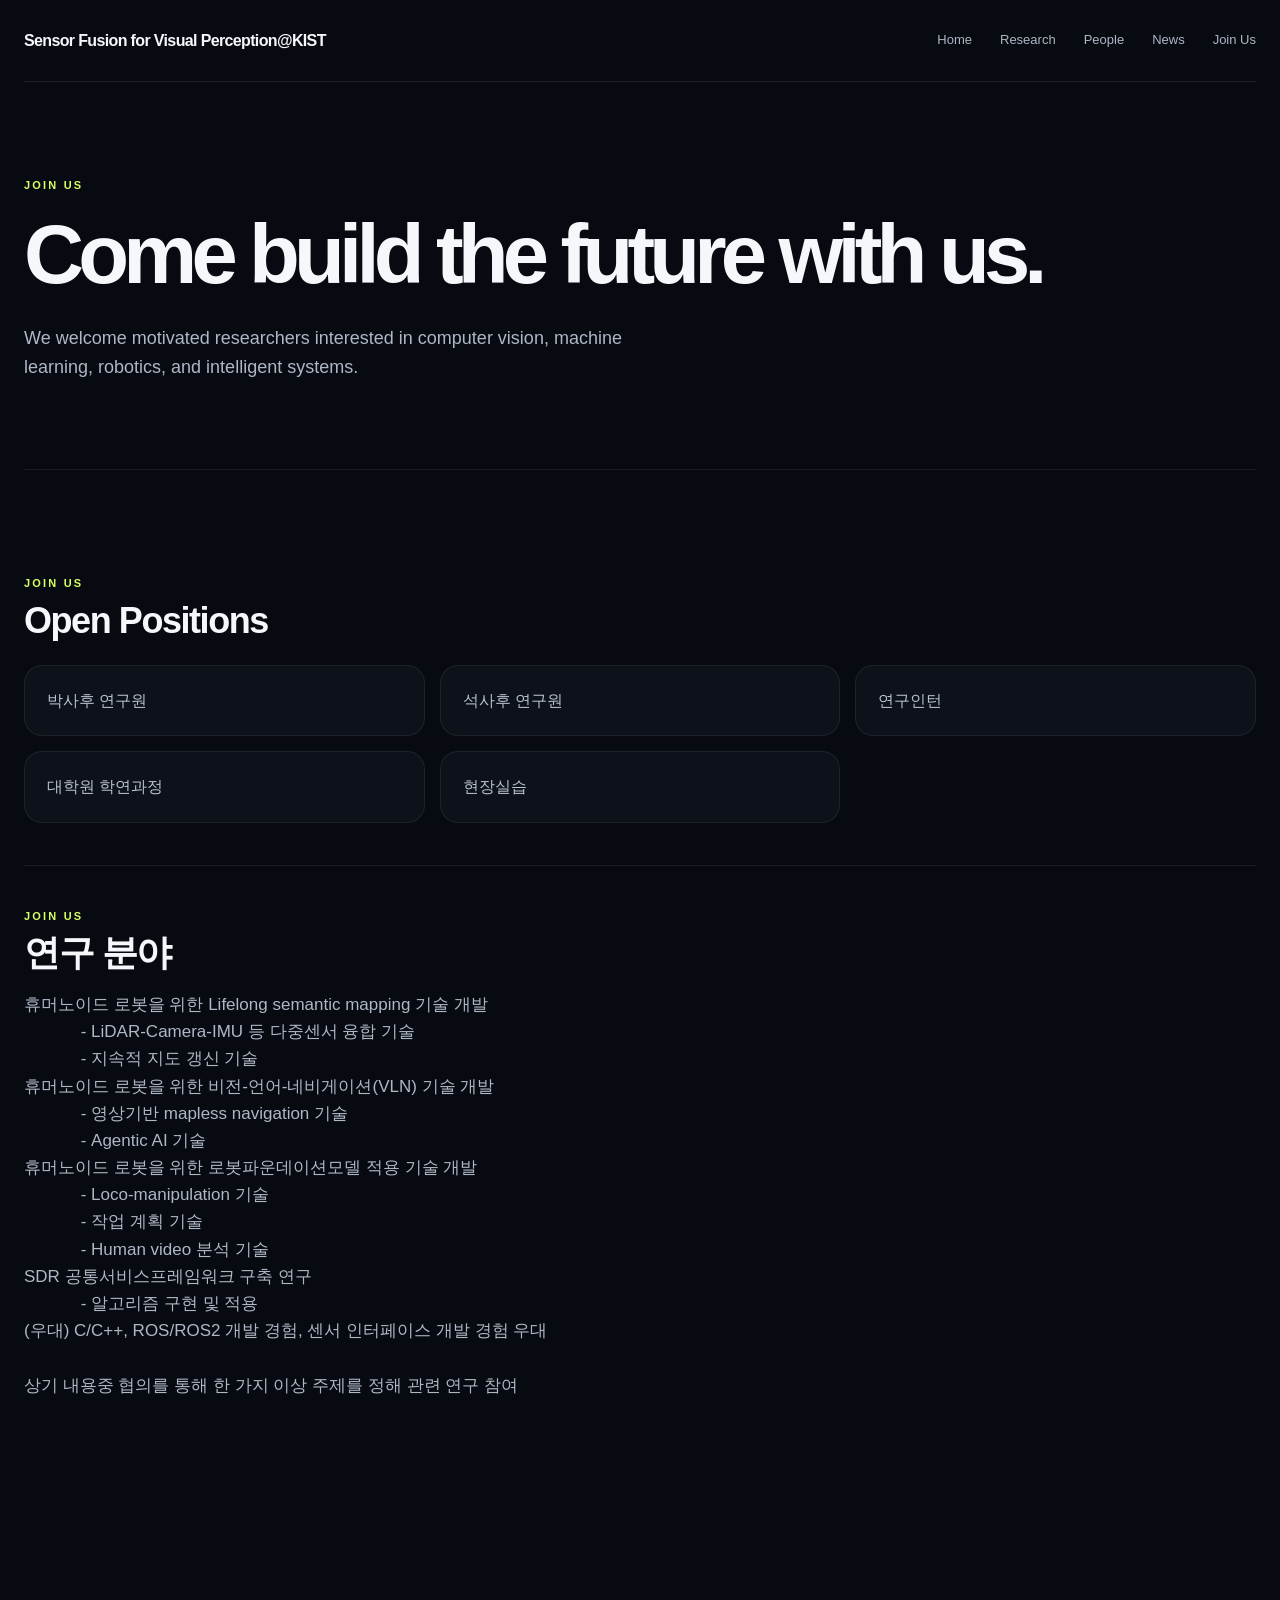
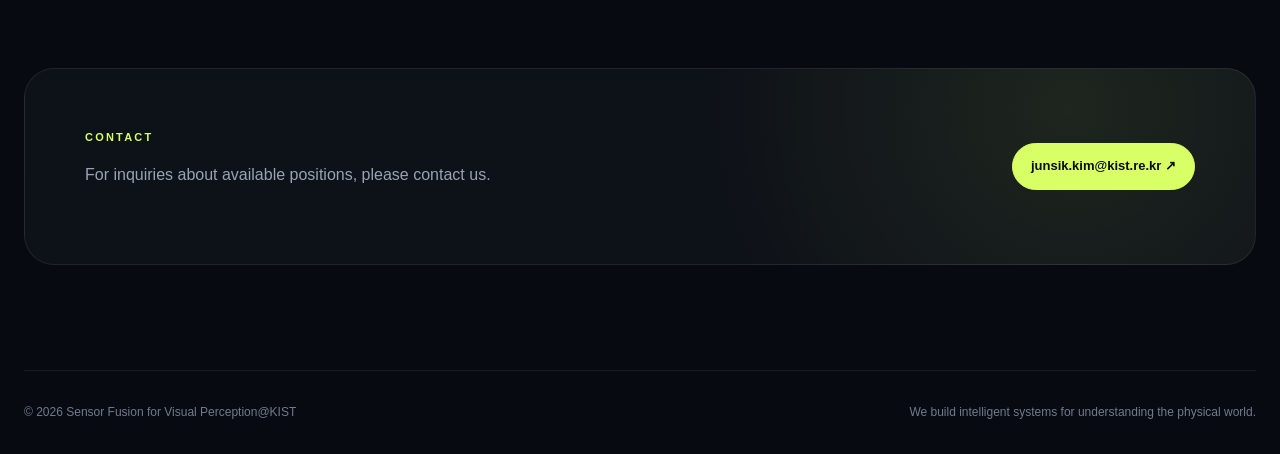
<file: join/index.html>
<!doctype html><html lang="en"><head><meta charset="utf-8"><meta name="viewport" content="width=device-width,initial-scale=1"><title>Join Us · Lab</title><link rel="stylesheet" href="../assets/css/style.css"></head><body><div id="site-nav"></div><section class="wrap page"><div class="kicker">JOIN US</div><h1 id="join-page-title"></h1><p id="join-page-description"></p></section><section class="wrap section" id="join-sections"></section><section class="wrap section"><div class="joinbox" id="join-contact"></div></section><div id="site-footer"></div><script src="../assets/js/content.js"></script><script src="../assets/js/site.js"></script><script>document.addEventListener("DOMContentLoaded",function(){renderNav("../");renderFooter();renderJoinPage();});</script></body></html>
</file>
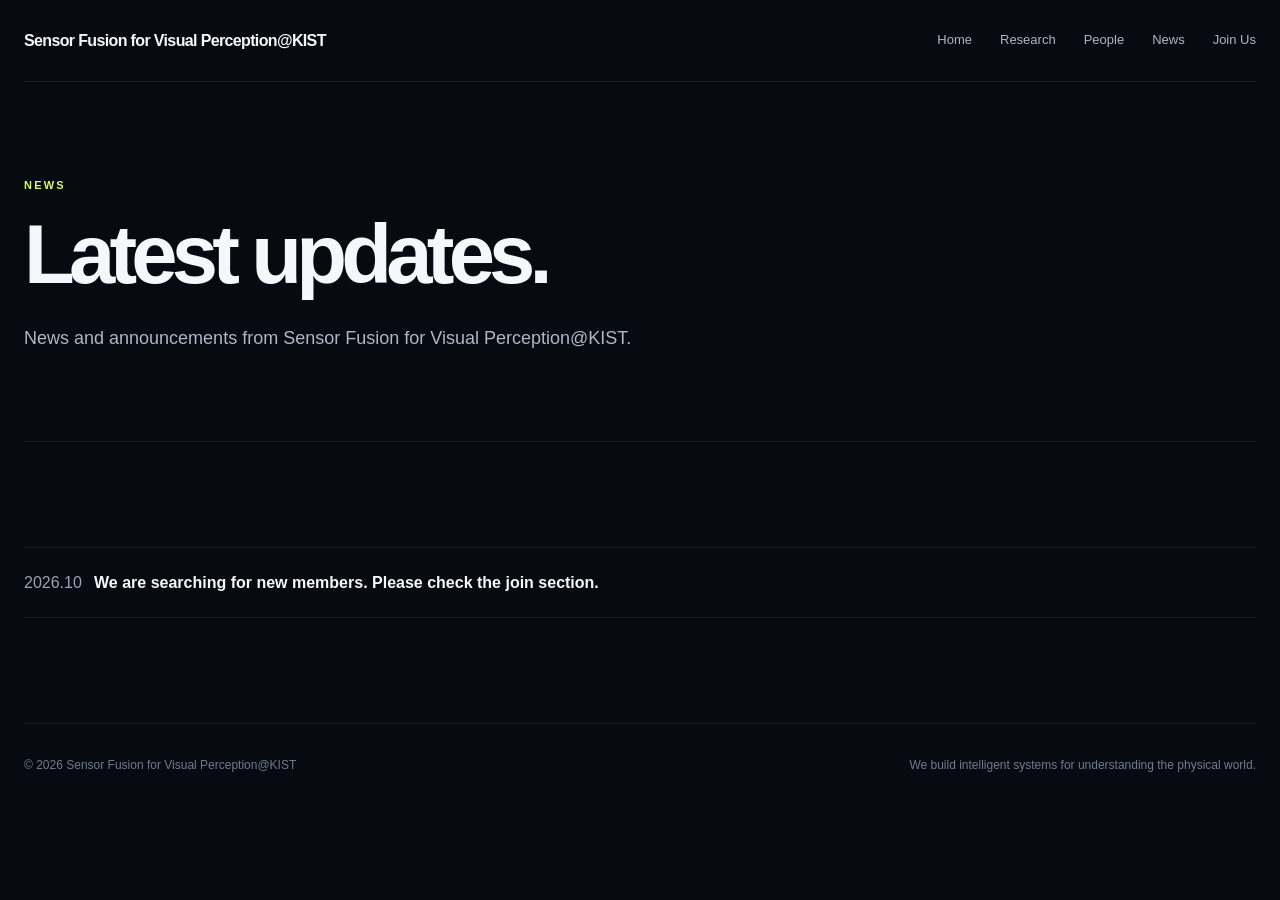
<file: news/index.html>
<!doctype html><html lang="en"><head><meta charset="utf-8"><meta name="viewport" content="width=device-width,initial-scale=1"><title>News · Lab</title><link rel="stylesheet" href="../assets/css/style.css"></head><body><div id="site-nav"></div><section class="wrap page"><div class="kicker">NEWS</div><h1>Latest updates.</h1><p>News and announcements from <span class="lab-name"></span>.</p></section><section class="wrap section"><div id="news-page-list"></div></section><div id="site-footer"></div><script src="../assets/js/content.js"></script><script src="../assets/js/site.js"></script><script>document.addEventListener("DOMContentLoaded",function(){renderNav("../");renderFooter();renderNewsPage();document.querySelectorAll(".lab-name").forEach(function(e){e.textContent=LAB.name;});});</script></body></html>
</file>
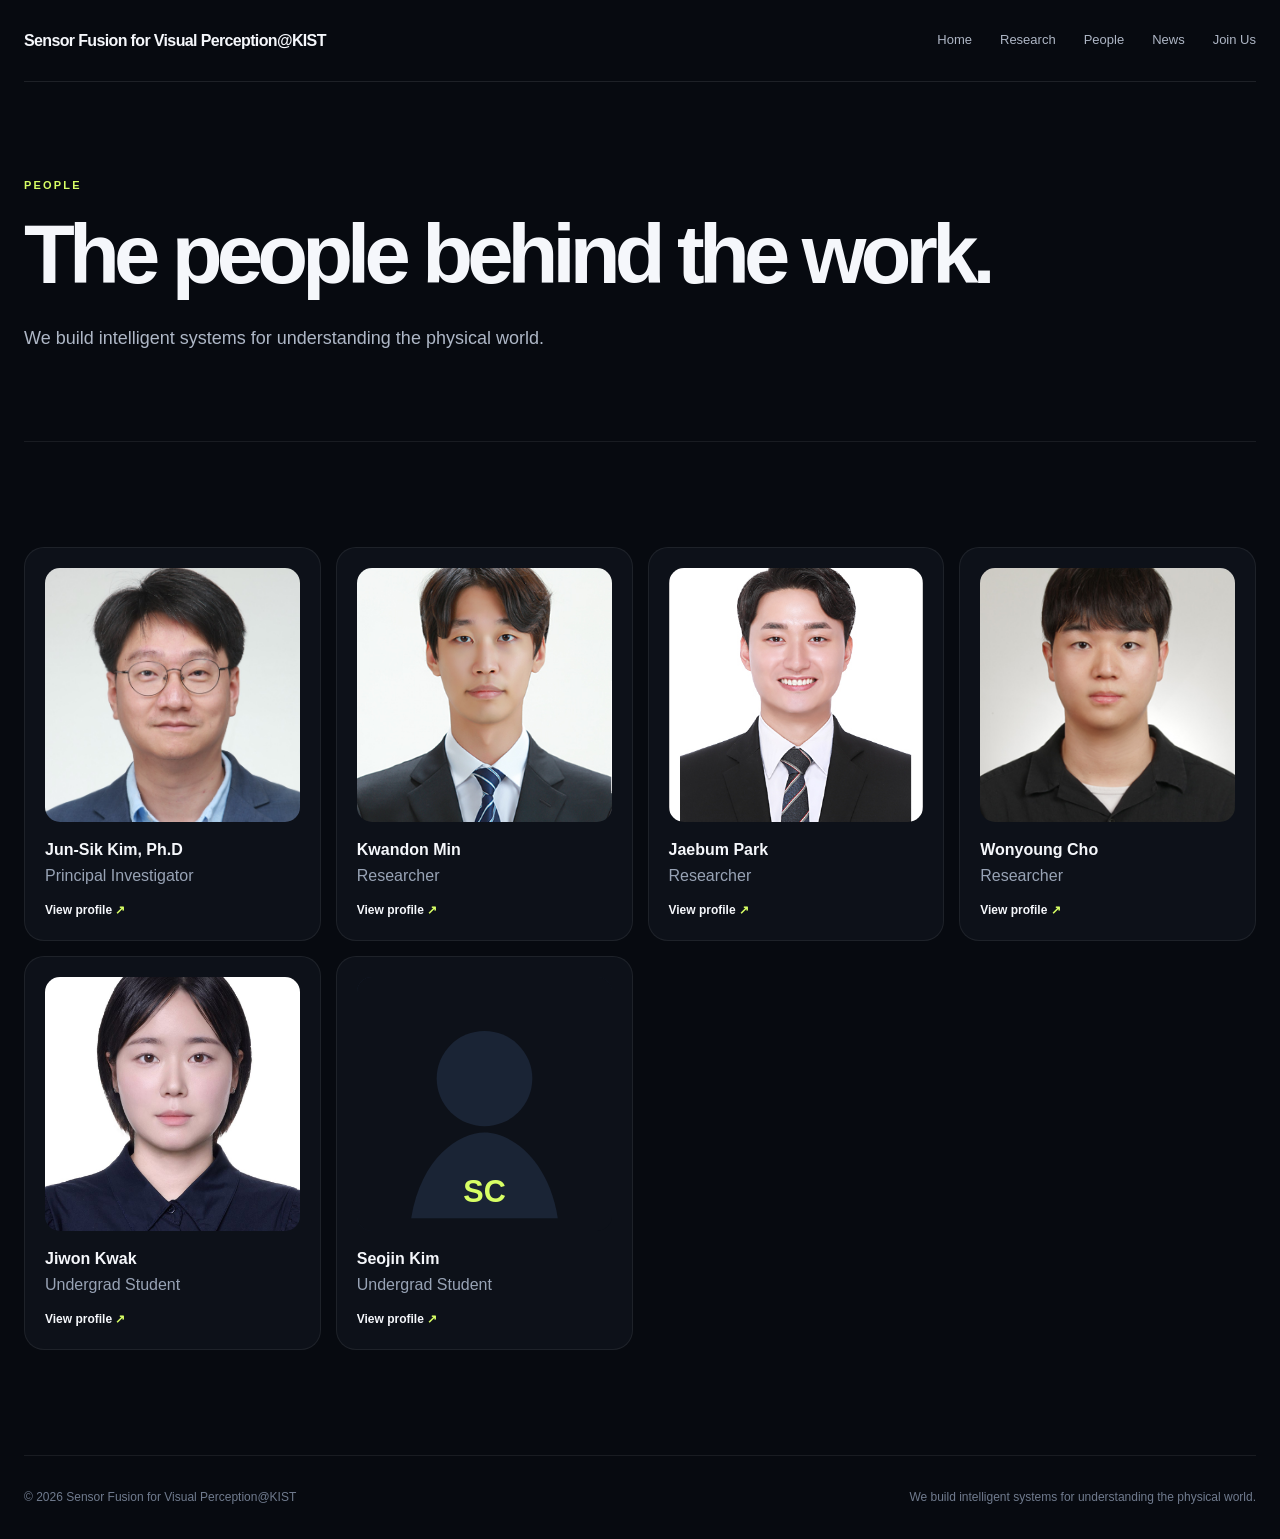
<file: people/index.html>
<!doctype html><html lang="en"><head><meta charset="utf-8"><meta name="viewport" content="width=device-width,initial-scale=1"><title>People · Lab</title><link rel="stylesheet" href="../assets/css/style.css"></head><body><div id="site-nav"></div><section class="wrap page"><div class="kicker">PEOPLE</div><h1>The people behind the work.</h1><p id="people-page-description"></p></section><section class="wrap section"><div class="people" id="people-page-list"></div></section><div id="site-footer"></div><script src="../assets/js/content.js"></script><script src="../assets/js/site.js"></script><script>document.addEventListener("DOMContentLoaded",function(){renderNav("../");renderFooter();renderPeoplePage();});</script></body></html>
</file>
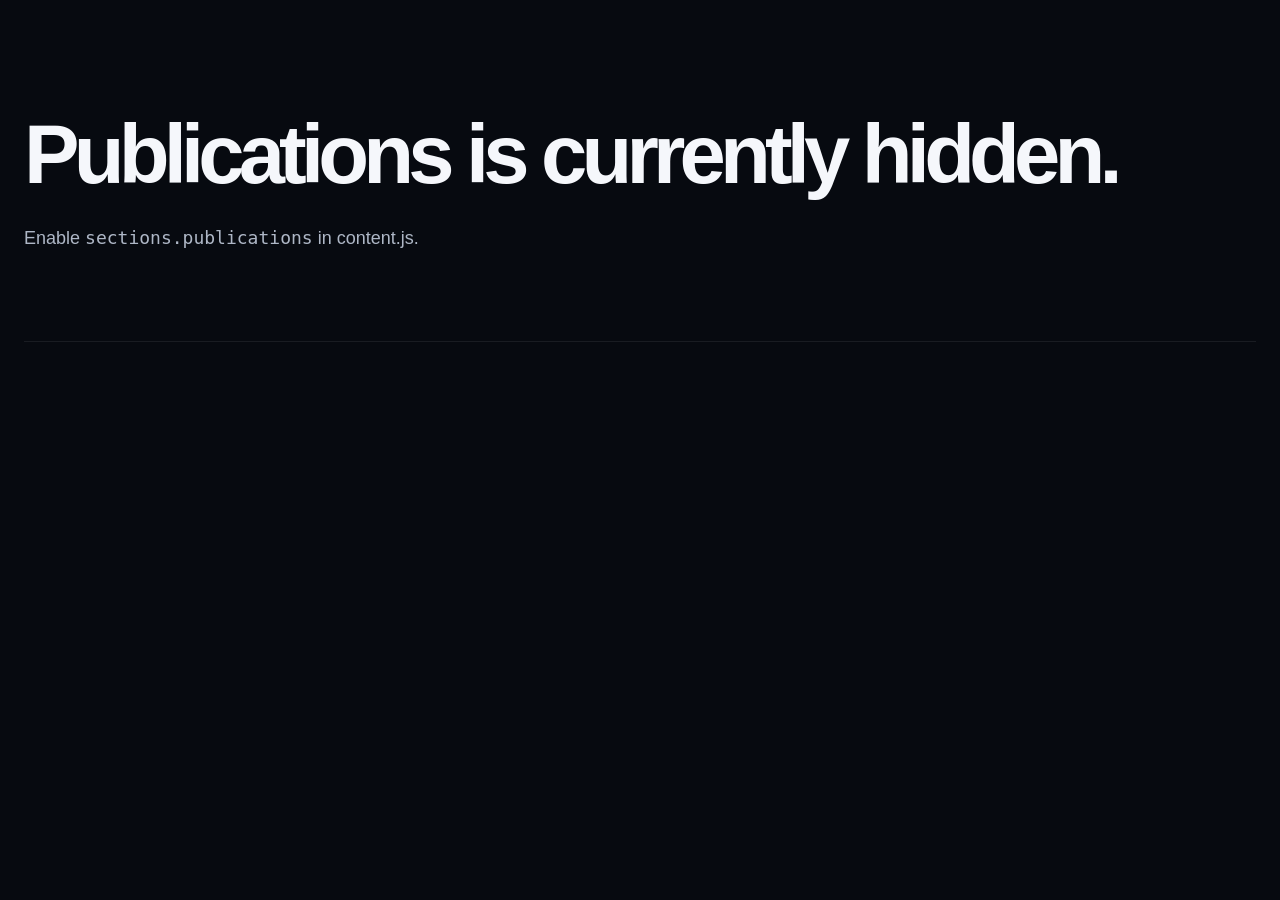
<file: publications/index.html>
<!doctype html><html lang="en"><head><meta charset="utf-8"><meta name="viewport" content="width=device-width,initial-scale=1"><title>Publications · Lab</title><link rel="stylesheet" href="../assets/css/style.css"></head><body><div id="site-nav"></div><section class="wrap page"><div class="kicker">PUBLICATIONS</div><h1>Selected work.</h1><p>Research outputs from <span class="lab-name"></span>.</p></section><section class="wrap section"><div id="publications-page-list"></div></section><div id="site-footer"></div><script src="../assets/js/content.js"></script><script src="../assets/js/site.js"></script><script>document.addEventListener("DOMContentLoaded",function(){renderNav("../");renderFooter();renderPublicationsPage();document.querySelectorAll(".lab-name").forEach(function(e){e.textContent=LAB.name;});});</script></body></html>
</file>
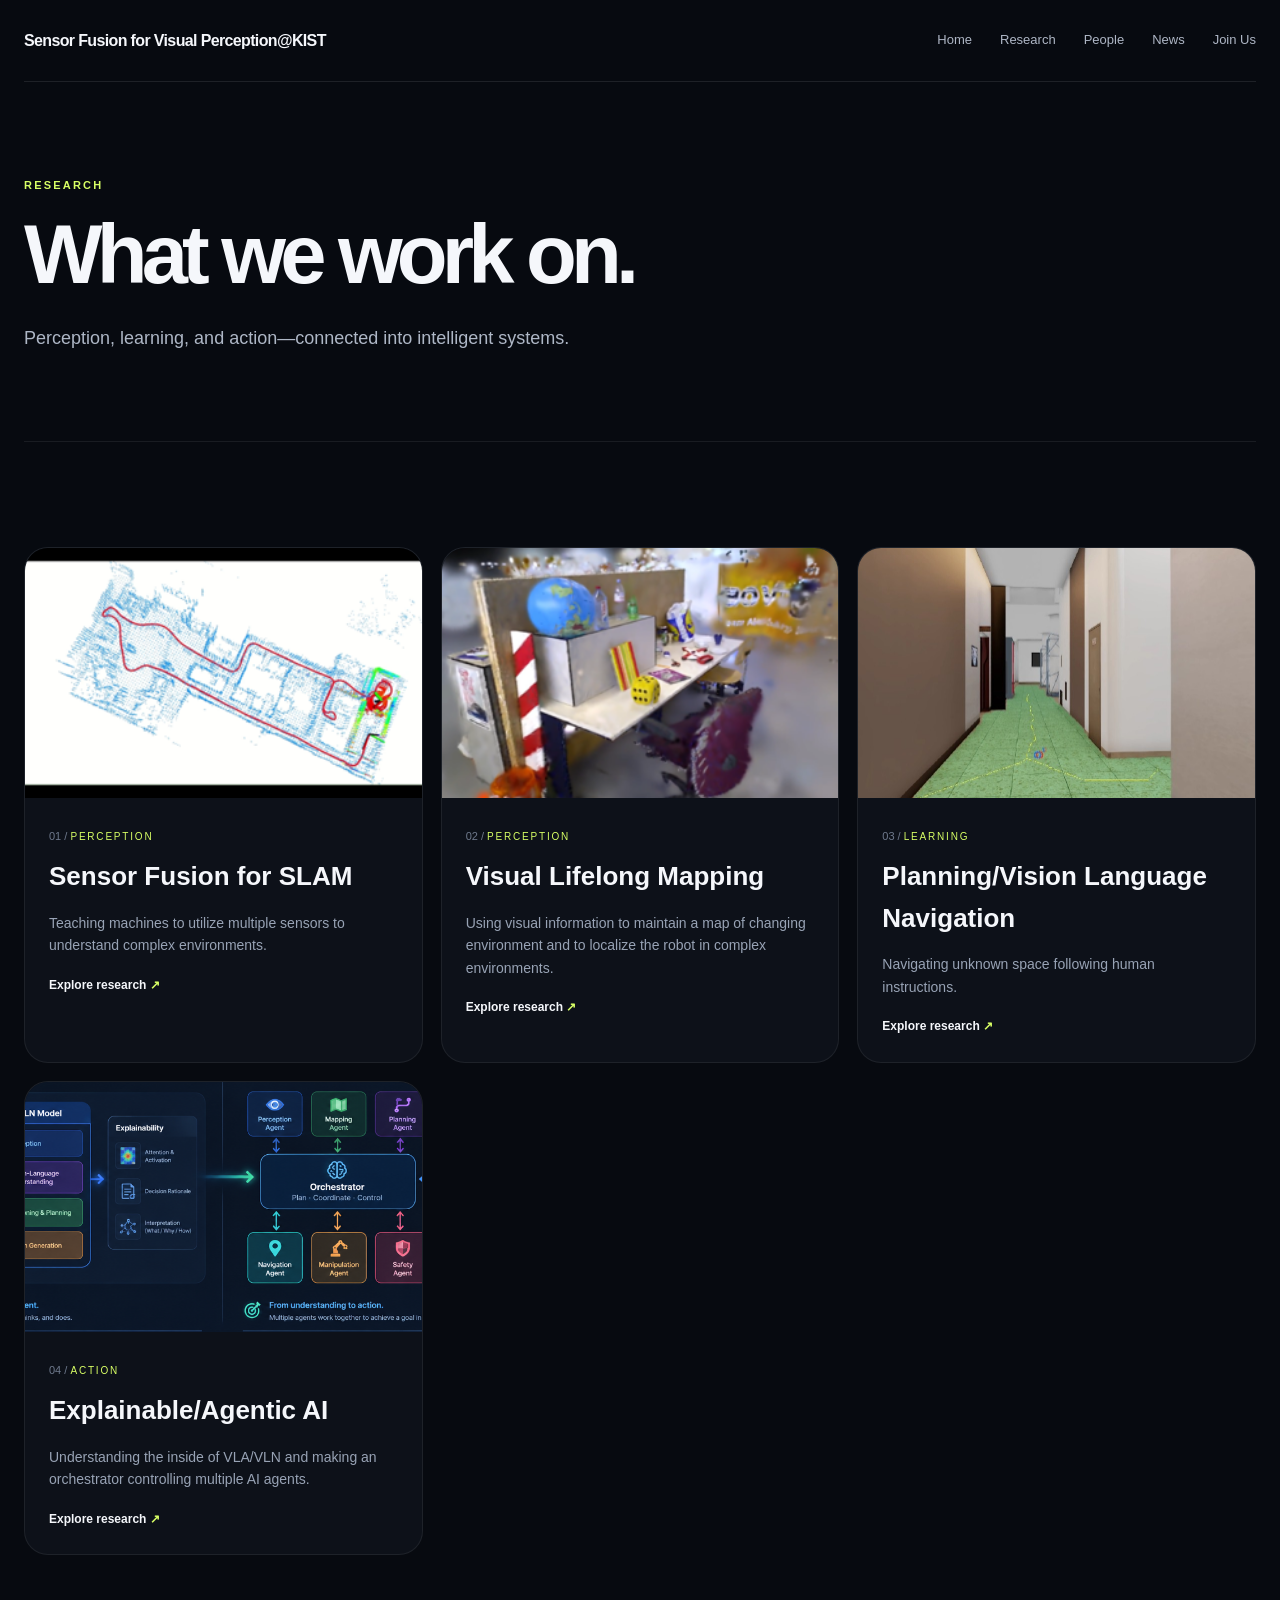
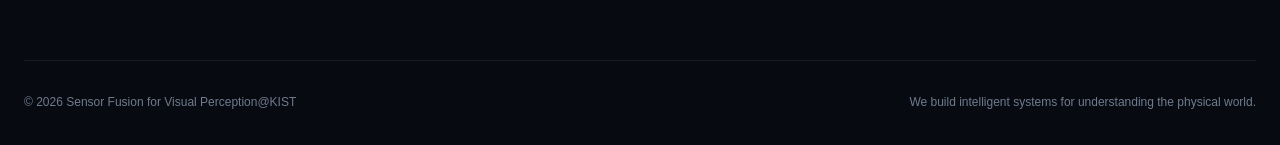
<file: research/index.html>
<!doctype html><html lang="en"><head><meta charset="utf-8"><meta name="viewport" content="width=device-width,initial-scale=1"><title>Research · Lab</title><link rel="stylesheet" href="../assets/css/style.css"></head><body><div id="site-nav"></div><section class="wrap page"><div class="kicker">RESEARCH</div><h1>What we work on.</h1><p>Perception, learning, and action—connected into intelligent systems.</p></section><section class="wrap section"><div class="cards" id="research-page-cards"></div></section><div id="site-footer"></div><script src="../assets/js/content.js"></script><script src="../assets/js/site.js"></script><script>document.addEventListener("DOMContentLoaded",function(){renderNav("../");renderFooter();renderResearchIndex();});</script></body></html>
</file>
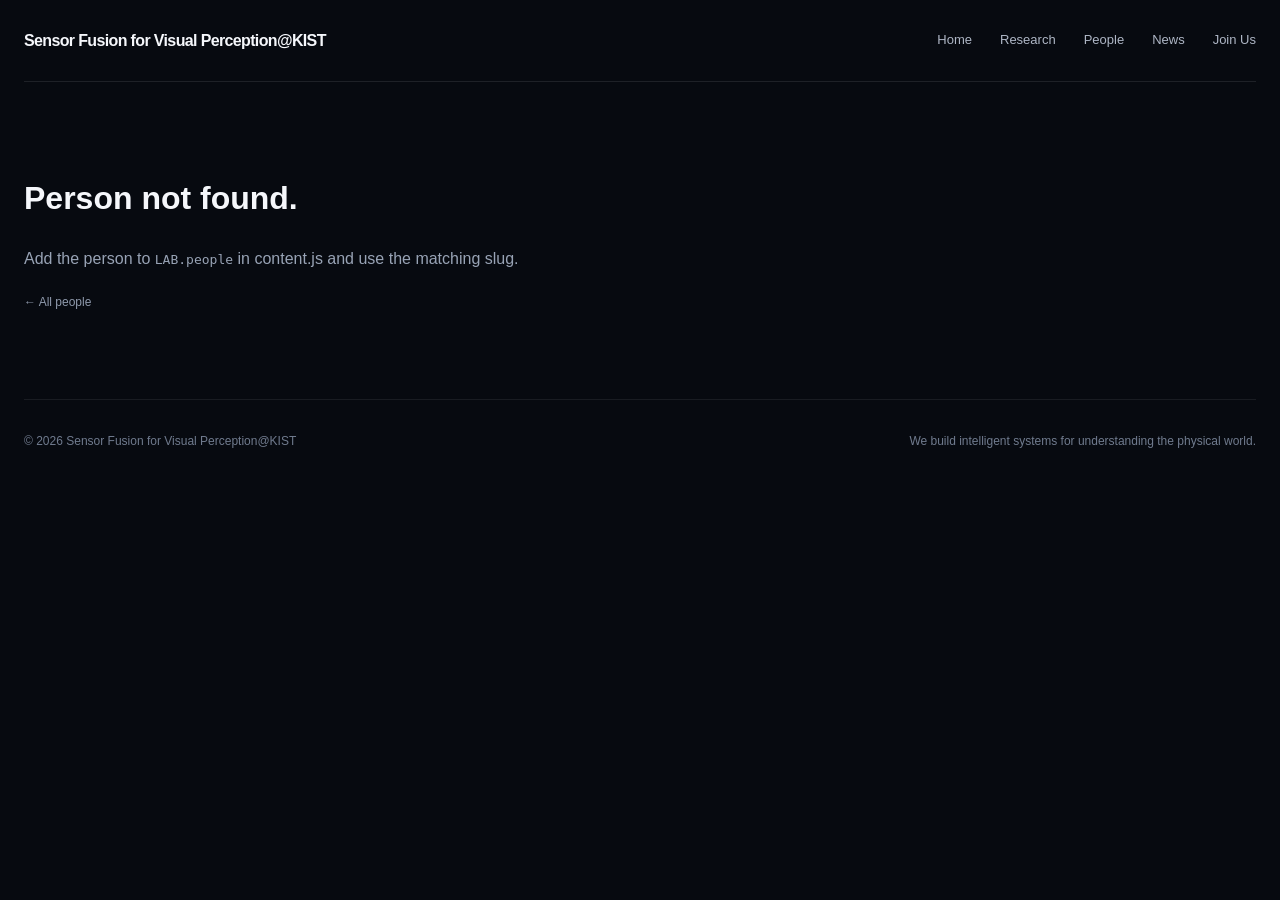
<file: people/alex-kim.html>
<!doctype html><html lang="en"><head><meta charset="utf-8"><meta name="viewport" content="width=device-width,initial-scale=1"><title>People · Lab</title><link rel="stylesheet" href="../assets/css/style.css"></head><body><div id="site-nav"></div><main id="person-profile" class="wrap detail"><div class="profile-grid"><div><div class="profile-photo"><img id="person-photo" src="" alt=""></div></div><div class="profile-copy"><div class="kicker" id="person-role"></div><h1 id="person-name"></h1><p id="person-bio"></p><div class="profile-contact" id="person-contact"></div><section class="profile-section"><div class="kicker">RESEARCH INTERESTS</div><div class="topics" id="person-interests"></div></section><section class="profile-section"><div class="kicker">EDUCATION</div><div class="projects" id="person-education"></div></section><section class="profile-section"><div class="kicker">SELECTED PUBLICATIONS</div><div id="person-publications"></div></section></div></div><p style="margin-top:55px"><a class="back" href="index.html">← All people</a></p></main><div id="site-footer"></div><script src="../assets/js/content.js"></script><script src="../assets/js/site.js"></script><script>document.addEventListener("DOMContentLoaded",function(){renderNav("../");renderFooter();renderPersonPage();});</script></body></html>
</file>
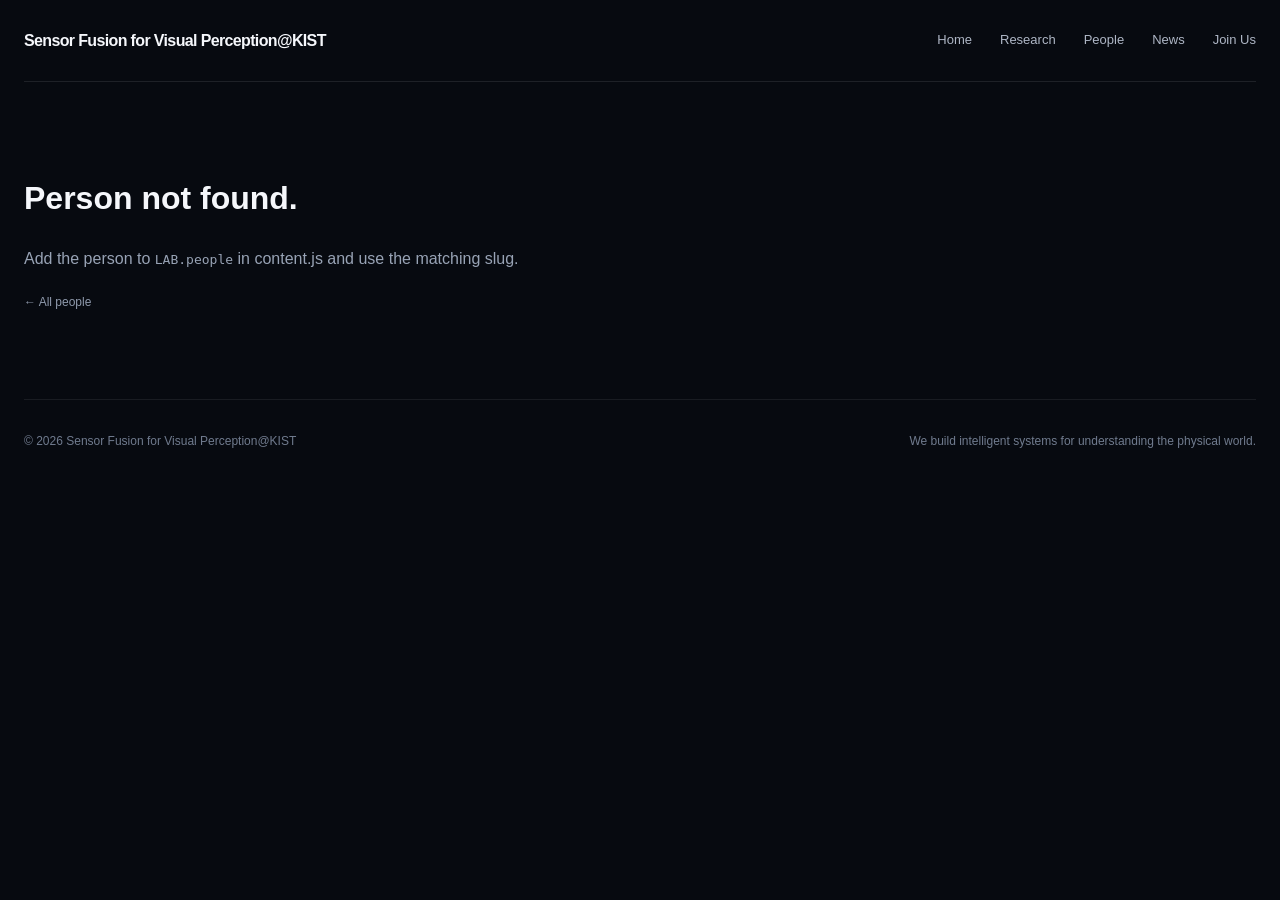
<file: people/profile.html>
<!doctype html>
<html lang="en">
<head>
<meta charset="utf-8">
<meta name="viewport" content="width=device-width,initial-scale=1">
<title>People · Lab</title>
<link rel="stylesheet" href="../assets/css/style.css">
</head>
<body>
<div id="site-nav"></div>
<main id="person-profile" class="wrap detail">
  <div class="profile-grid">
    <div><div class="profile-photo"><img id="person-photo" src="" alt=""></div></div>
    <div class="profile-copy">
      <div class="kicker" id="person-role"></div>
      <h1 id="person-name"></h1>
      <p id="person-bio"></p>
      <div class="profile-contact" id="person-contact"></div>
      <section class="profile-section" id="section-interests">
        <div class="kicker">RESEARCH INTERESTS</div>
        <div class="topics" id="person-interests"></div>
      </section>
      <section class="profile-section" id="section-education">
        <div class="kicker">EDUCATION</div>
        <div class="projects" id="person-education"></div>
      </section>
      <section class="profile-section" id="section-experience">
        <div class="kicker">EXPERIENCE</div>
        <div class="projects" id="person-experience"></div>
      </section>
      <section class="profile-section" id="section-awards">
        <div class="kicker">AWARDS</div>
        <div class="projects" id="person-awards"></div>
      </section>
      <section class="profile-section" id="section-projects">
        <div class="kicker">PROJECTS</div>
        <div class="projects" id="person-projects"></div>
      </section>
      <section class="profile-section" id="section-publications">
        <div class="kicker">SELECTED PUBLICATIONS</div>
        <div id="person-publications"></div>
      </section>
    </div>
  </div>
  <p style="margin-top:55px"><a class="back" href="index.html">← All people</a></p>
</main>
<div id="site-footer"></div>
<script src="../assets/js/content.js"></script>
<script src="../assets/js/site.js"></script>
<script>
document.addEventListener("DOMContentLoaded",function(){
  renderNav("../");
  renderFooter();
  renderPersonPage();
});
</script>
</body>
</html>
</file>
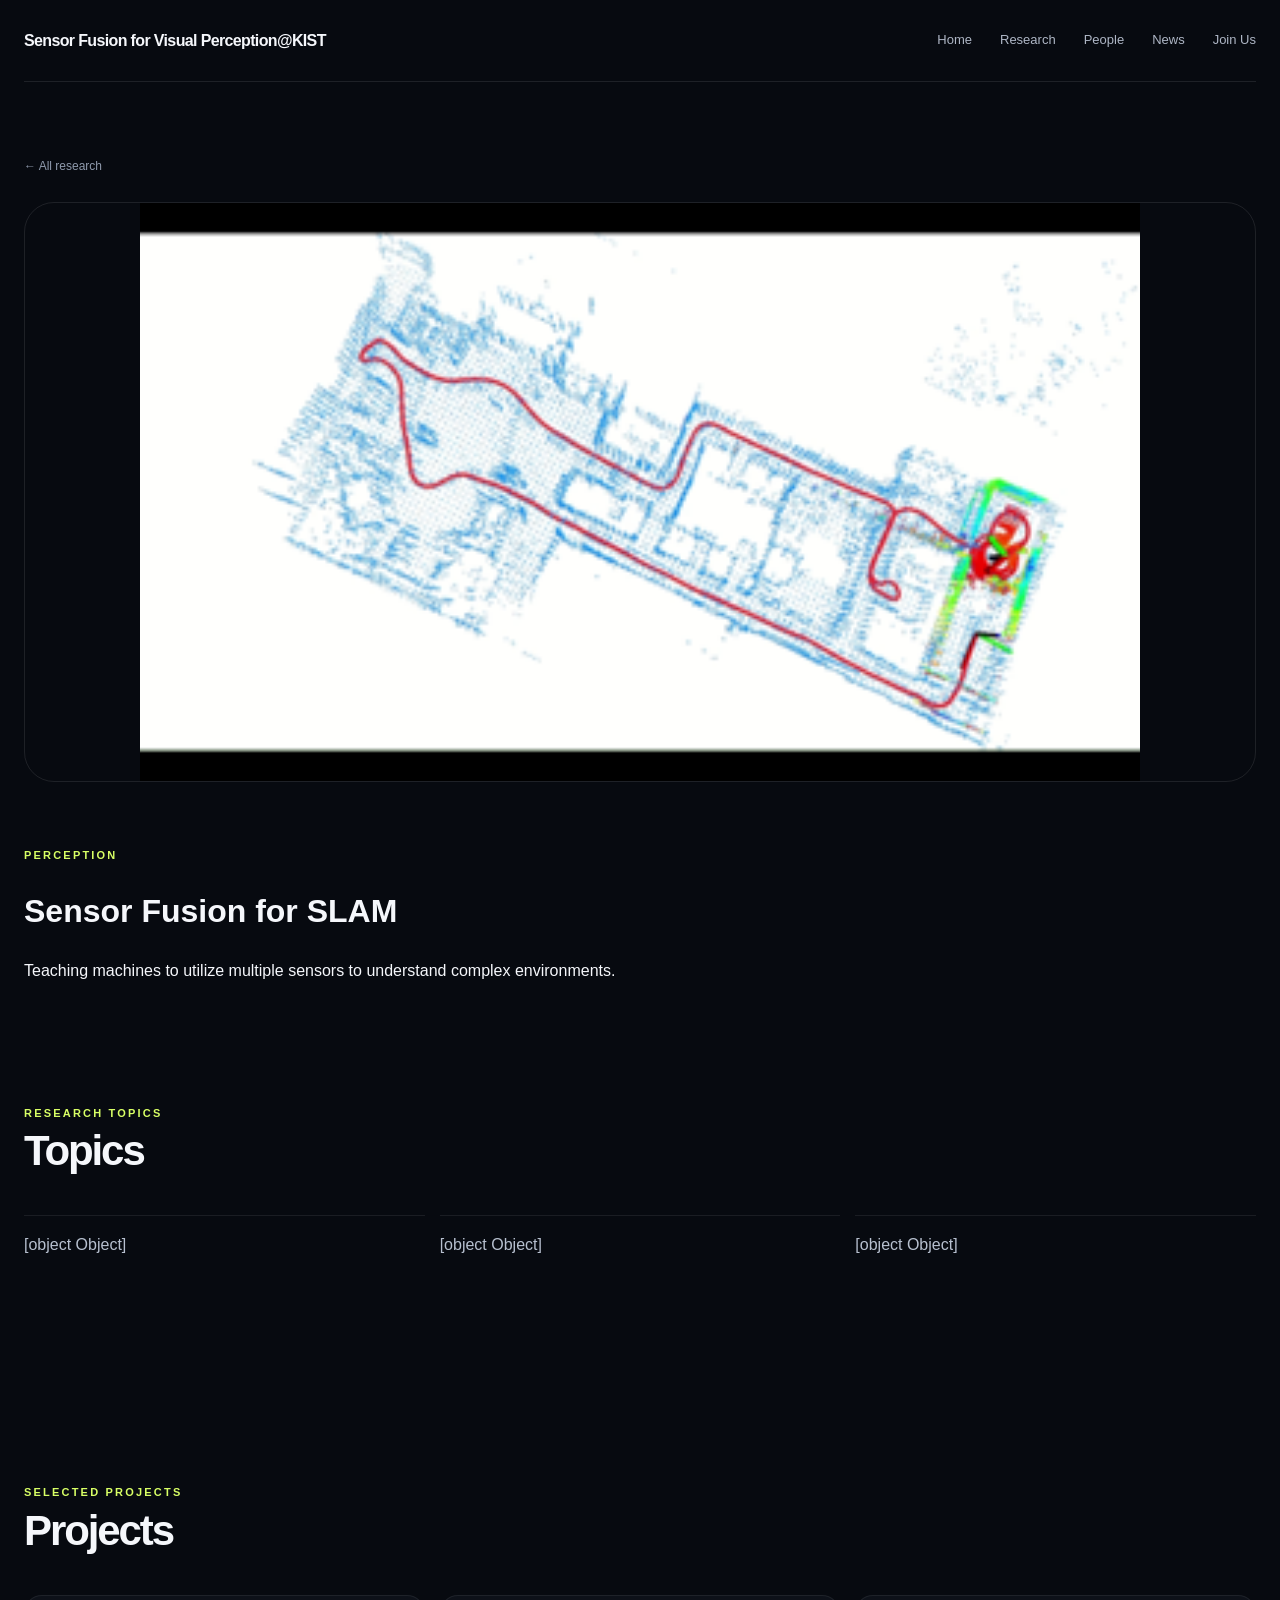
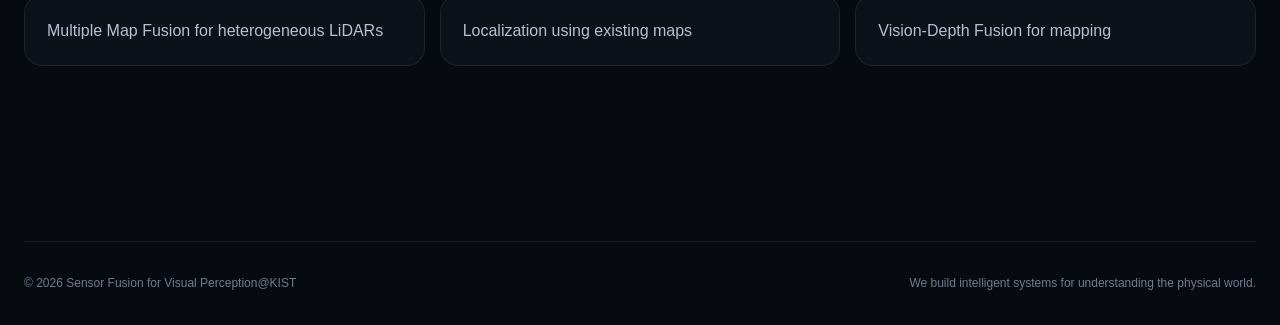
<file: research/computer-vision.html>
<!doctype html><html lang="en"><head><meta charset="utf-8"><meta name="viewport" content="width=device-width,initial-scale=1"><title>Research · Lab</title><link rel="stylesheet" href="../assets/css/style.css"></head><body><div id="site-nav"></div><main class="wrap detail"><a class="back" href="index.html">← All research</a><div class="detailimg" style="margin-top:24px"><img id="detail-image" src="../assets/images/cv.svg" alt=""></div><div class="kicker" id="detail-eyebrow"></div><h1 id="detail-title"></h1><p id="detail-summary"></p><section class="section"><div class="head"><div><div class="kicker">RESEARCH TOPICS</div><h2>Topics</h2></div></div><div class="topics" id="detail-topics"></div></section><section class="section"><div class="head"><div><div class="kicker">SELECTED PROJECTS</div><h2>Projects</h2></div></div><div class="projects" id="detail-projects"></div></section></main><div id="site-footer"></div><script src="../assets/js/content.js"></script><script src="../assets/js/site.js"></script><script>document.addEventListener("DOMContentLoaded",function(){renderNav("../");renderFooter();renderResearchDetail();});</script></body></html>
</file>
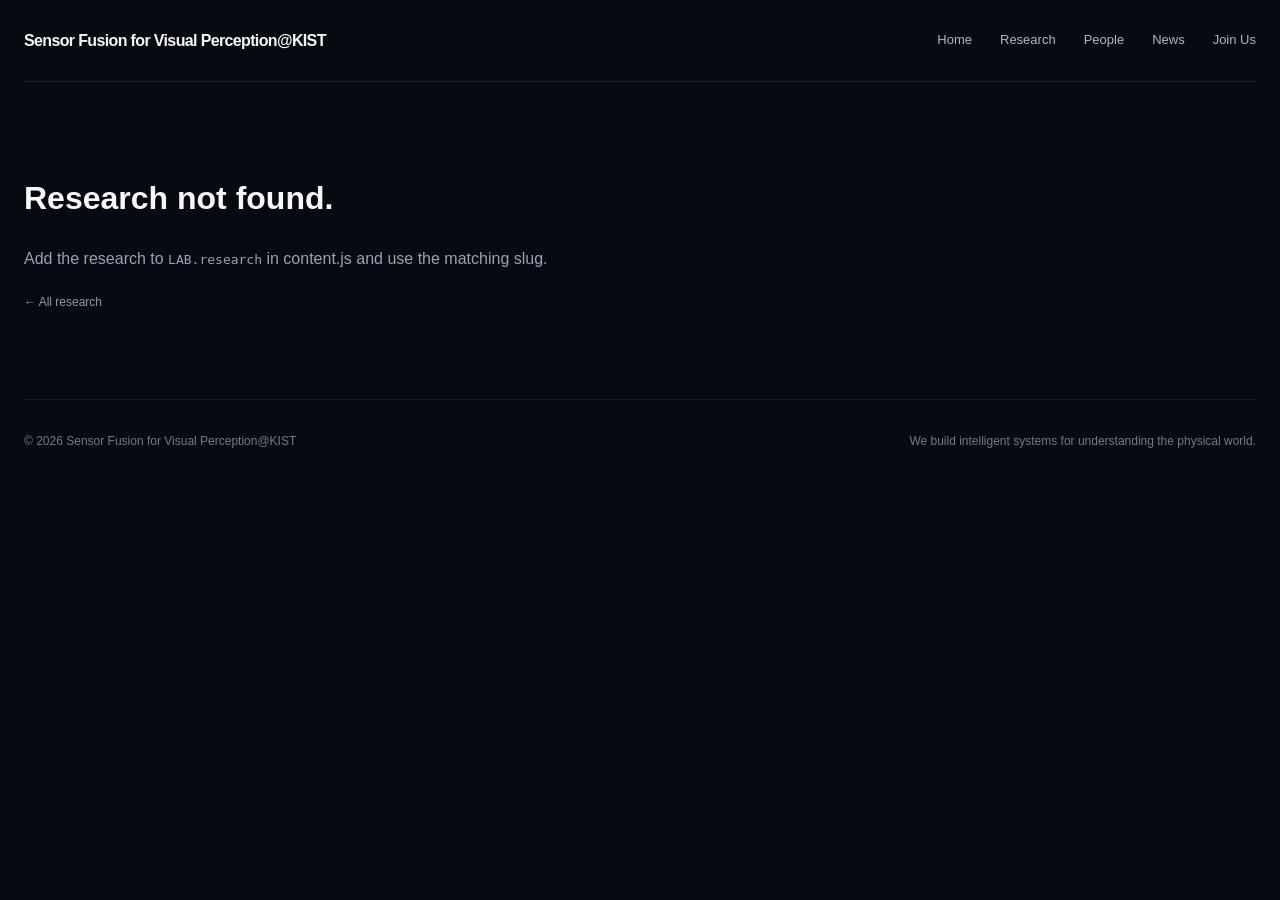
<file: research/profile.html>
<!doctype html>
<html lang="en">
<head>
<meta charset="utf-8">
<meta name="viewport" content="width=device-width,initial-scale=1">
<title>Research · Lab</title>
<link rel="stylesheet" href="../assets/css/style.css">
</head>
<body>
<div id="site-nav"></div>
<main class="wrap detail" id="research-profile">
  <a class="back" href="index.html">← All research</a>
  <div class="detailimg" style="margin-top:24px">
    <img id="research-profile-image" src="../assets/images/cv.svg" alt="">
  </div>

  <div class="kicker" id="research-profile-eyebrow"></div>
  <h1 id="research-profile-title"></h1>
  <p id="research-profile-summary"></p>

  <section class="section" id="research-profile-topics-section">
    <div class="head">
      <div>
        <div class="kicker">RESEARCH TOPICS</div>
        <h2>Topics</h2>
      </div>
    </div>
    <div class="topics" id="research-profile-topics"></div>
  </section>

  <section class="section" id="research-profile-projects-section">
    <div class="head">
      <div>
        <div class="kicker">SELECTED PROJECTS</div>
        <h2>Projects</h2>
      </div>
    </div>
    <div class="projects" id="research-profile-projects"></div>
  </section>
</main>
<div id="site-footer"></div>
<script src="../assets/js/content.js"></script>
<script src="../assets/js/site.js"></script>
<script>
document.addEventListener("DOMContentLoaded",function(){
  renderNav("../");
  renderFooter();
  renderResearchProfile();
});
</script>
</body>
</html>
</file>
<file: assets/css/style.css>
*{box-sizing:border-box}body{margin:0;background:#070a10;color:#f5f7fb;font-family:Arial,Helvetica,sans-serif;line-height:1.6}a{color:inherit;text-decoration:none}.wrap{max-width:1240px;width:calc(100% - 48px);margin:auto}.nav{height:82px;border-bottom:1px solid #ffffff18;display:flex;align-items:center;justify-content:space-between}.brand{font-weight:700;letter-spacing:-.04em}.brand span{color:#8993a5;font-weight:400}.links{display:flex;gap:28px;color:#aeb6c5;font-size:13px}.links a:hover{color:#fff}.hero{min-height:calc(100vh - 82px);display:grid;grid-template-columns:1fr 1.05fr;gap:55px;align-items:center;padding:60px 0 85px}.kicker{color:#d8ff65;font-size:11px;letter-spacing:.2em;font-weight:700}.hero h1,.page h1{font-size:clamp(50px,6.5vw,88px);line-height:1;letter-spacing:-.07em;margin:18px 0 28px}.hero p,.page p{font-size:18px;color:#aeb7c6;max-width:650px}.heroimg,.detailimg{border:1px solid #ffffff18;border-radius:30px;overflow:hidden}.heroimg{aspect-ratio:16/9;min-width:0}.heroimg img,.detailimg img{width:100%;height:100%;object-fit:contain;display:block}.buttons{display:flex;gap:12px;margin-top:34px}.btn{padding:12px 18px;border:1px solid #ffffff1c;border-radius:999px;font-size:13px;font-weight:700}.primary{background:#d8ff65;color:#090d0f;border-color:#d8ff65}.section{padding:105px 0}.head{display:flex;justify-content:space-between;align-items:end;gap:30px;margin-bottom:35px}.head h2{font-size:42px;line-height:1;margin:8px 0;letter-spacing:-.05em}.muted{color:#98a3b5}.cards{display:grid;grid-template-columns:repeat(3,1fr);gap:18px}.card{background:#0d1119;border:1px solid #ffffff12;border-radius:24px;overflow:hidden;transition:.3s}.card:hover{transform:translateY(-7px);border-color:#d8ff6550}.cardimg{height:250px}.cardimg img{width:100%;height:100%;object-fit:cover}.cardbody{padding:24px}.num{color:#6f7a8d;font-size:11px}.eyebrow{color:#d8ff65;font-size:10px;letter-spacing:.18em}.card h3{font-size:26px;margin:9px 0}.card p{color:#98a3b5;font-size:14px}.more{font-size:12px;font-weight:700}.more:after{content:" ↗";color:#d8ff65}.pub{display:grid;grid-template-columns:70px 1fr 90px;border-top:1px solid #ffffff13;padding:22px 0}.pub:last-child{border-bottom:1px solid #ffffff13}.pub h3{font-size:16px;margin:0}.pub small{color:#8f9aac}.people{display:grid;grid-template-columns:repeat(4,1fr);gap:15px}.person{background:#0d1119;border:1px solid #ffffff12;border-radius:20px;padding:20px}.avatar{aspect-ratio:1;background:linear-gradient(135deg,#172033,#090d14);border-radius:15px;margin-bottom:15px}.joinbox{border:1px solid #ffffff14;border-radius:30px;padding:60px;background:radial-gradient(circle at 85% 20%,#d8ff6516,transparent 35%),#0d1118;display:flex;justify-content:space-between;align-items:center;gap:30px}.joinbox h2{font-size:48px;line-height:1;margin:0 0 14px;letter-spacing:-.05em}.page{padding:95px 0 70px;border-bottom:1px solid #ffffff13}.detail{padding:70px 0}.detailimg{height:min(55vw,580px);margin-bottom:65px}.topics,.projects{display:grid;grid-template-columns:repeat(3,1fr);gap:15px}.topic,.project{border-top:1px solid #ffffff14;padding:16px 0;color:#b7c0cf}.project{border:1px solid #ffffff12;background:#0d1119;border-radius:18px;padding:22px}.back{font-size:12px;color:#8f9aac}footer{border-top:1px solid #ffffff13;padding:32px 0;color:#707b8e;font-size:12px;display:flex;justify-content:space-between}@media(max-width:850px){.links{display:none}.hero{grid-template-columns:1fr}.heroimg{aspect-ratio:16/9}.cards,.topics,.projects{grid-template-columns:1fr}.people{grid-template-columns:1fr 1fr}.joinbox{display:block}.joinbox h2{font-size:38px}}@media(max-width:520px){.wrap{width:calc(100% - 30px)}.hero h1,.page h1{font-size:48px}.people{grid-template-columns:1fr 1fr}.pub{grid-template-columns:55px 1fr}.pub>div:last-child{display:none}}
.person-link{display:block;transition:.3s}.person-link:hover{transform:translateY(-5px);border-color:#d8ff6550}.person-link .more{display:block;margin-top:12px}.avatar{overflow:hidden}.avatar img{width:100%;height:100%;object-fit:cover;display:block}.profile-grid{display:grid;grid-template-columns:360px 1fr;gap:70px;align-items:start}.profile-photo{border:1px solid #ffffff18;border-radius:28px;overflow:hidden;aspect-ratio:1}.profile-photo img{width:100%;height:100%;object-fit:cover}.profile-copy h1{font-size:clamp(48px,6vw,78px);line-height:1;letter-spacing:-.07em;margin:10px 0 18px}.profile-copy h2{font-size:30px;line-height:1;margin:55px 0 22px;letter-spacing:-.04em}.profile-contact{display:flex;gap:12px;flex-wrap:wrap;margin-top:28px}.profile-section{margin-top:50px}.profile-section .topics,.profile-section .projects{margin-top:20px}@media(max-width:850px){.profile-grid{grid-template-columns:1fr;gap:35px}.profile-photo{max-width:430px}}

.research-rich-item{overflow:hidden}.research-item-image{width:100%;aspect-ratio:16/9;border-radius:14px;overflow:hidden;margin-bottom:18px;background:#090d14}.research-item-image img{width:100%;height:100%;object-fit:cover;display:block}.research-item-content h3{margin:0 0 8px}.research-item-content p{margin:0;color:#98a3b5;font-size:14px;line-height:1.65}.research-item-content .more{display:inline-block;margin-top:12px}.topic.research-rich-item{padding:0;border-top:1px solid #ffffff14;background:#0d1119;border-radius:18px;padding:18px}.project.research-rich-item{padding:18px}.research-rich-item:has(.research-item-image){border-top:0}

/* Join page: multiline, data-driven sections */
#join-page-description,.join-multiline{white-space:pre-wrap}
.join-section-block{padding:42px 0;border-top:1px solid #ffffff13}
.join-section-block:first-child{padding-top:0;border-top:0}
.join-section-block h2{font-size:36px;line-height:1.1;letter-spacing:-.04em;margin:8px 0 18px}
.join-section-block .join-multiline{max-width:820px;color:#aeb7c6;font-size:17px}
.join-section-block .projects{margin-top:24px}

/* Navigation fix: remove the non-functional MENU label and keep navigation usable on small screens. */
.menu{display:none}
@media(max-width:850px){
  .nav{height:auto;min-height:82px;gap:18px;padding:18px 0;align-items:center}
  .brand{flex:0 0 auto}
  .links{display:flex;flex:1;justify-content:flex-end;gap:18px;overflow-x:auto;white-space:nowrap;font-size:12px;scrollbar-width:none}
  .links::-webkit-scrollbar{display:none}
}
@media(max-width:620px){
  .nav{align-items:flex-start;flex-direction:column;gap:12px}
  .links{width:100%;justify-content:flex-start;padding-bottom:2px}
}
</file>
